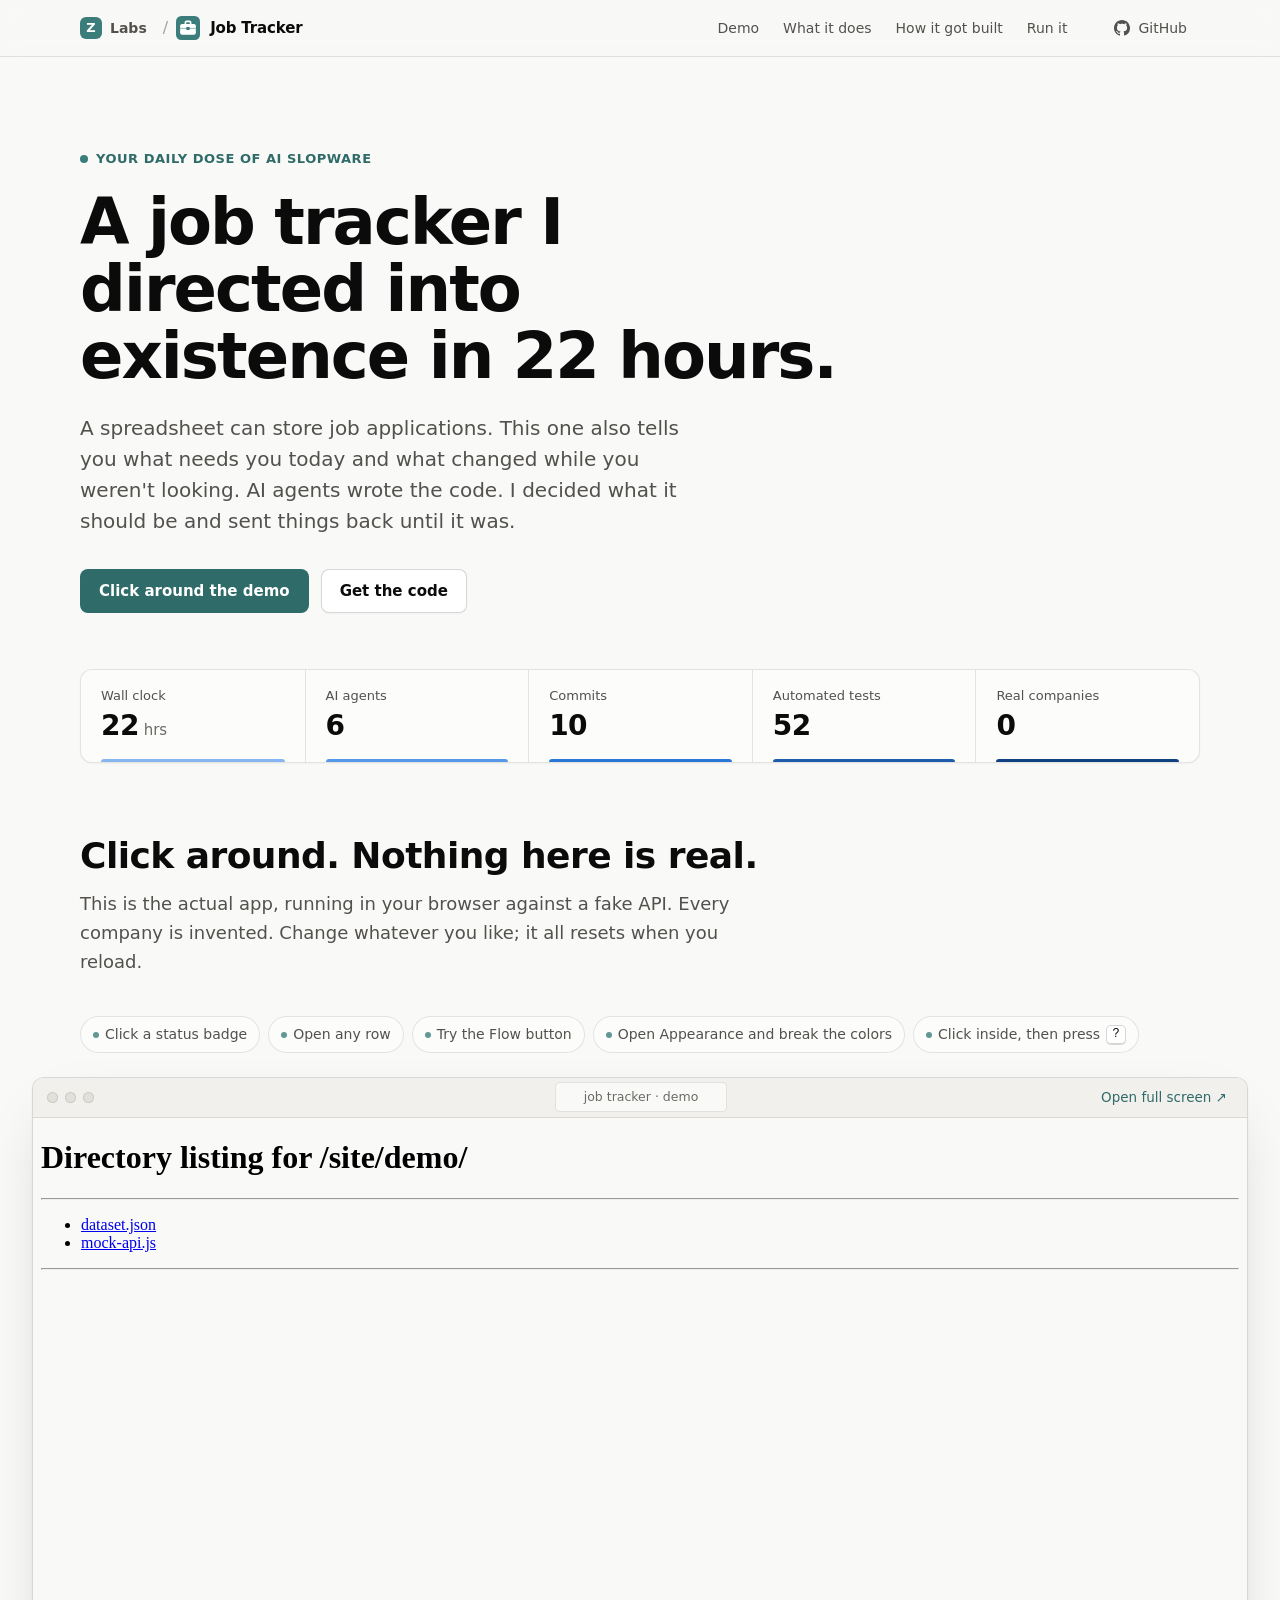
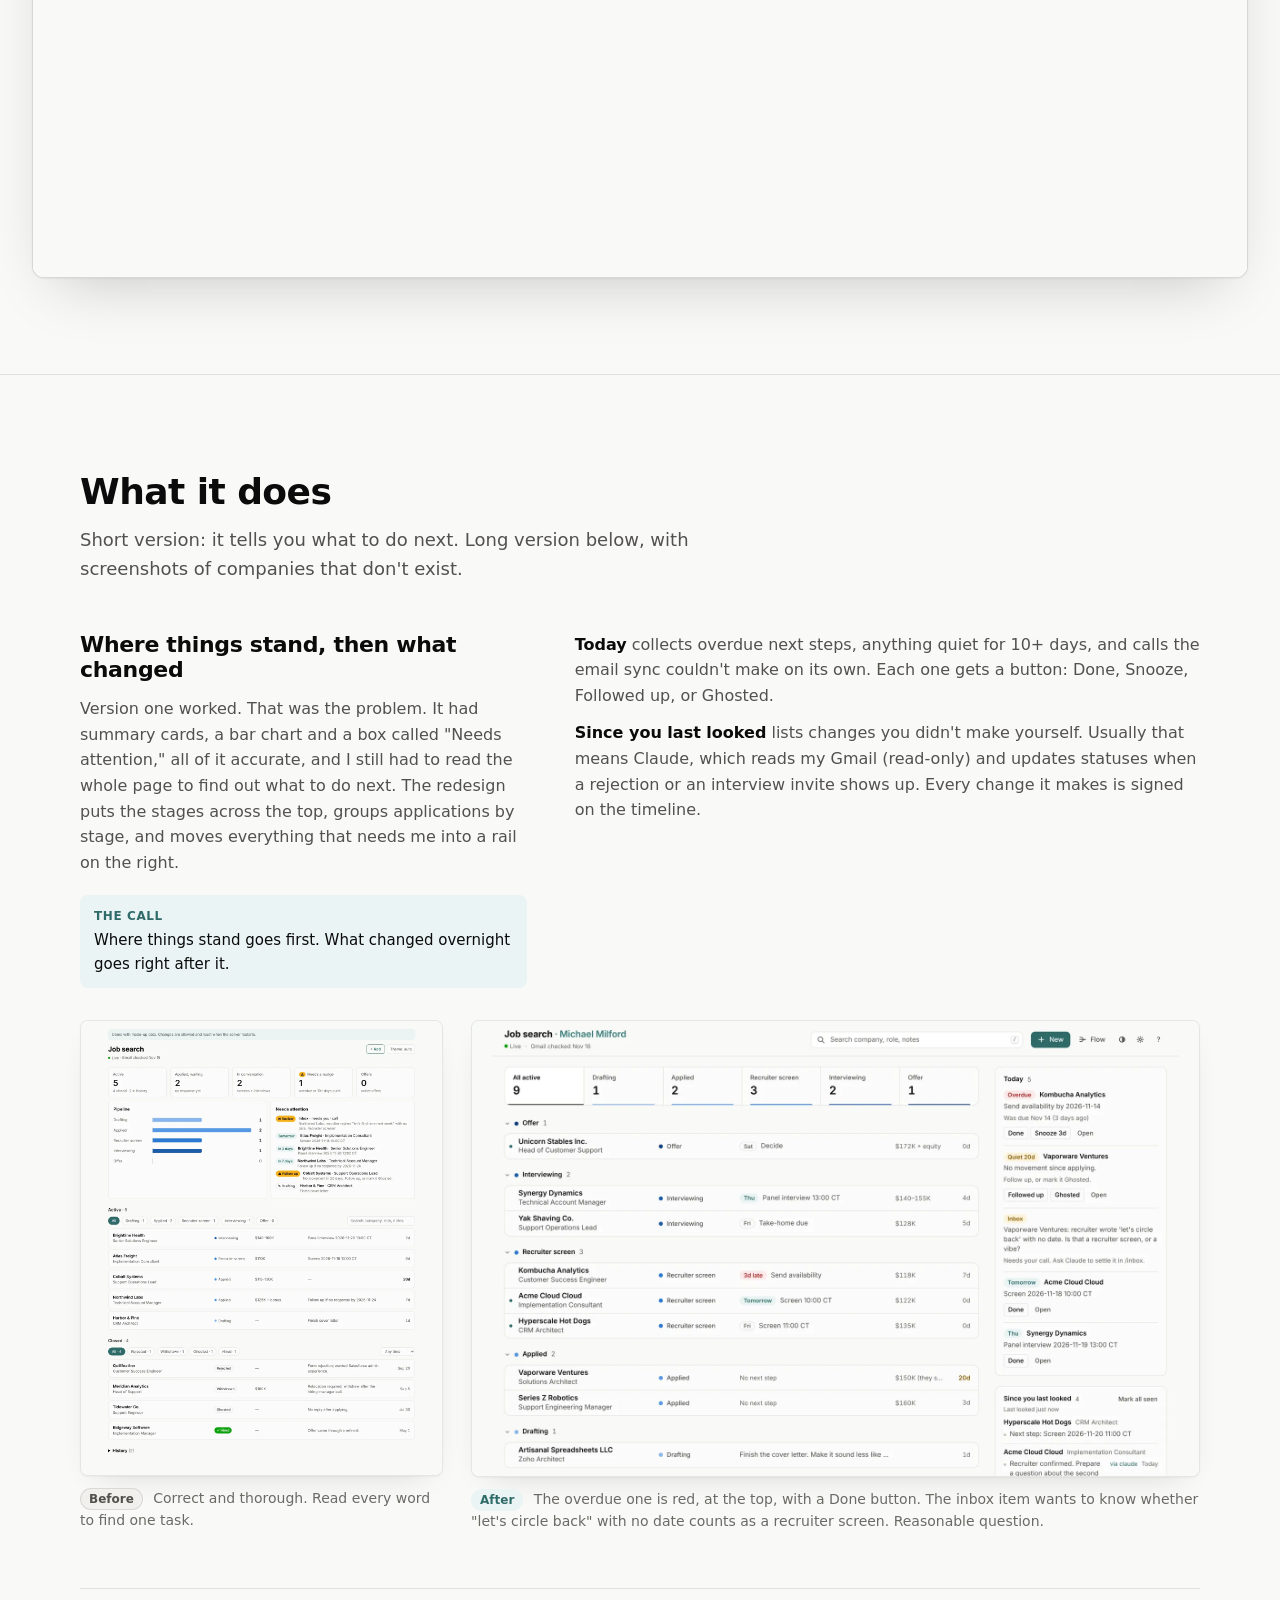
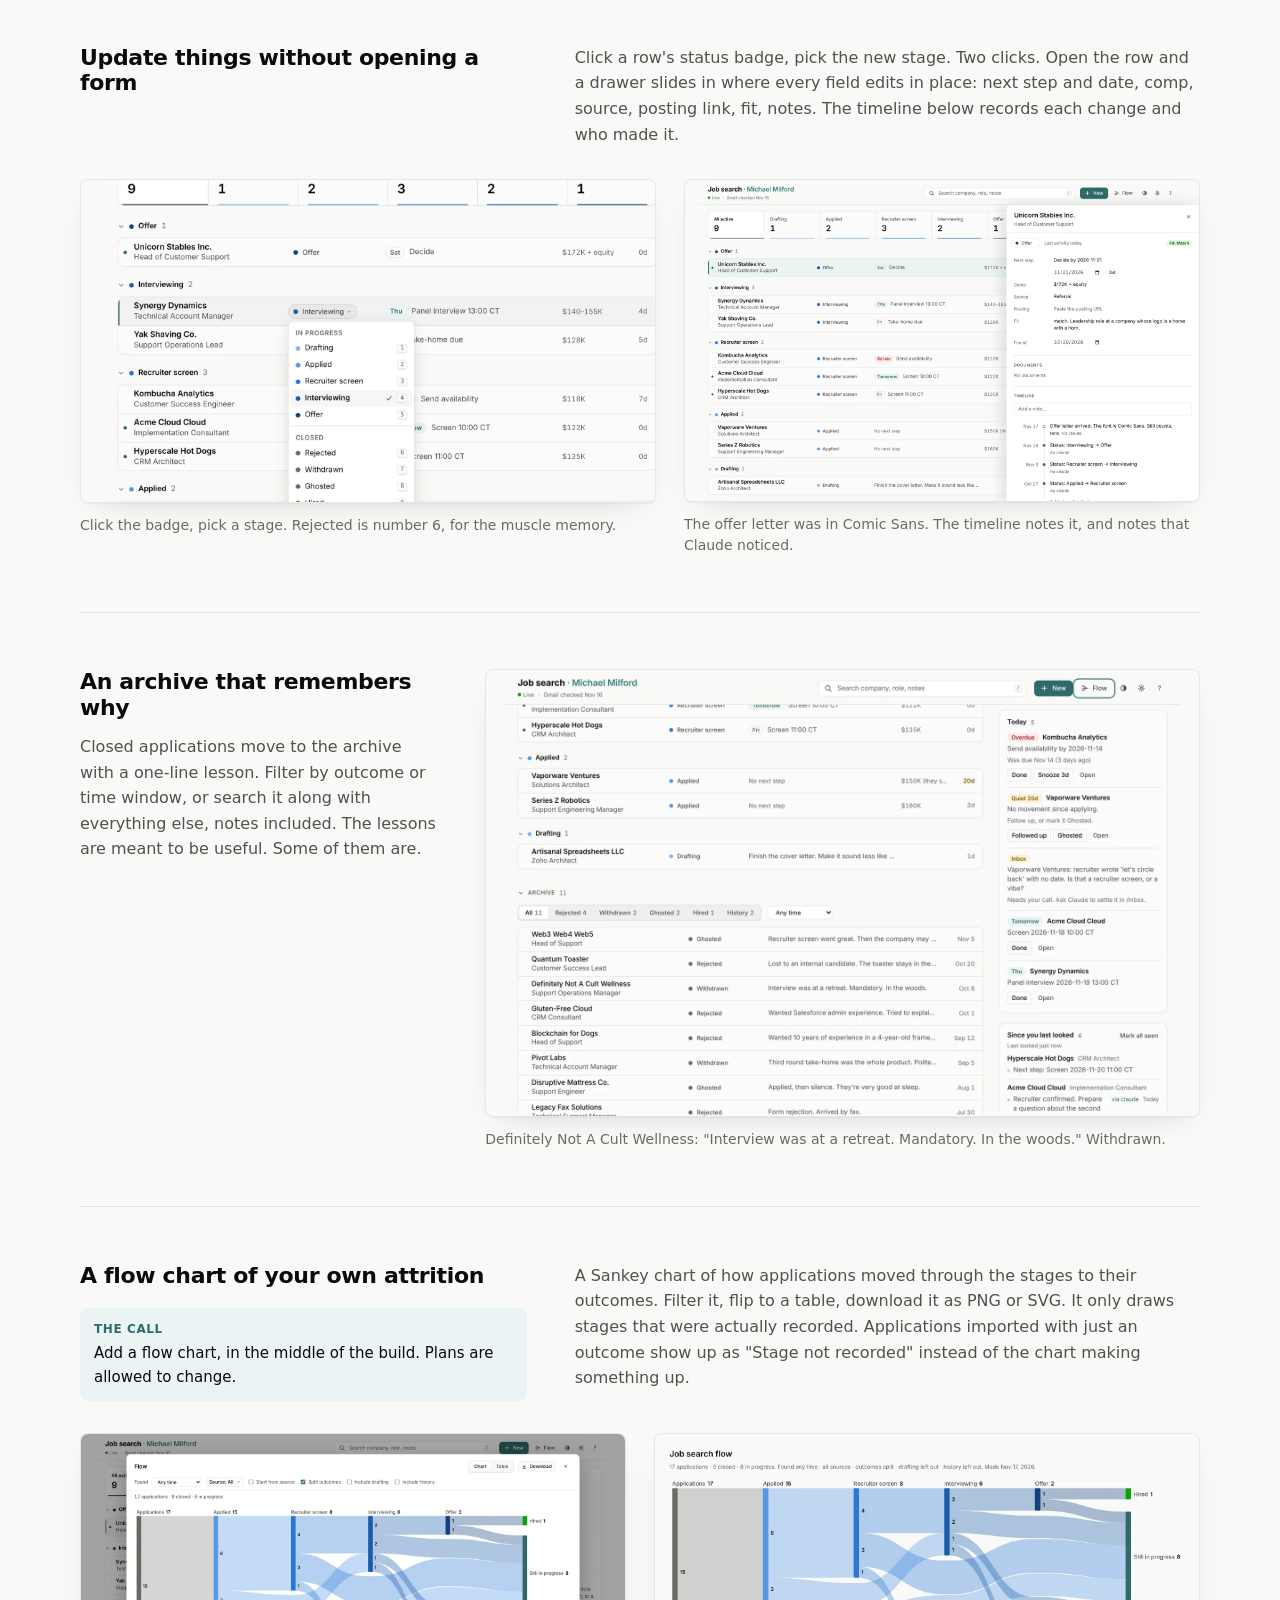
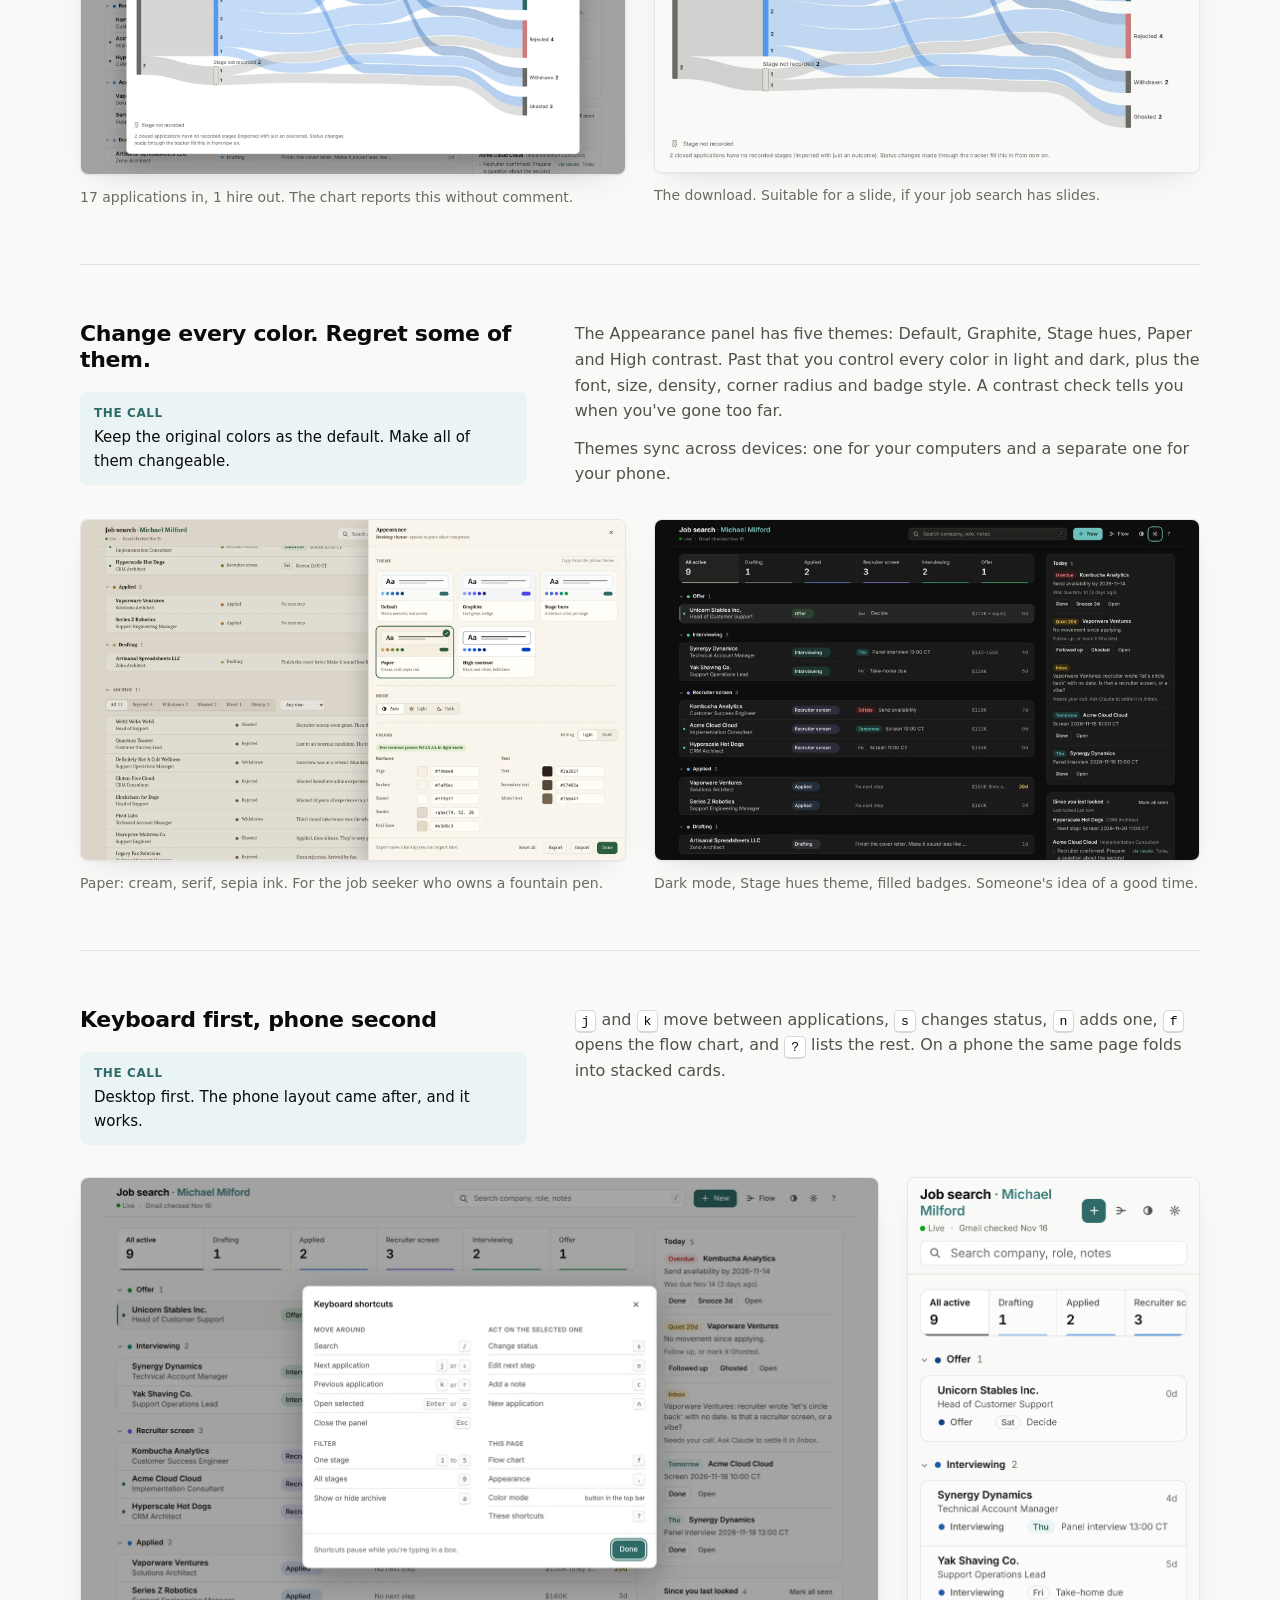
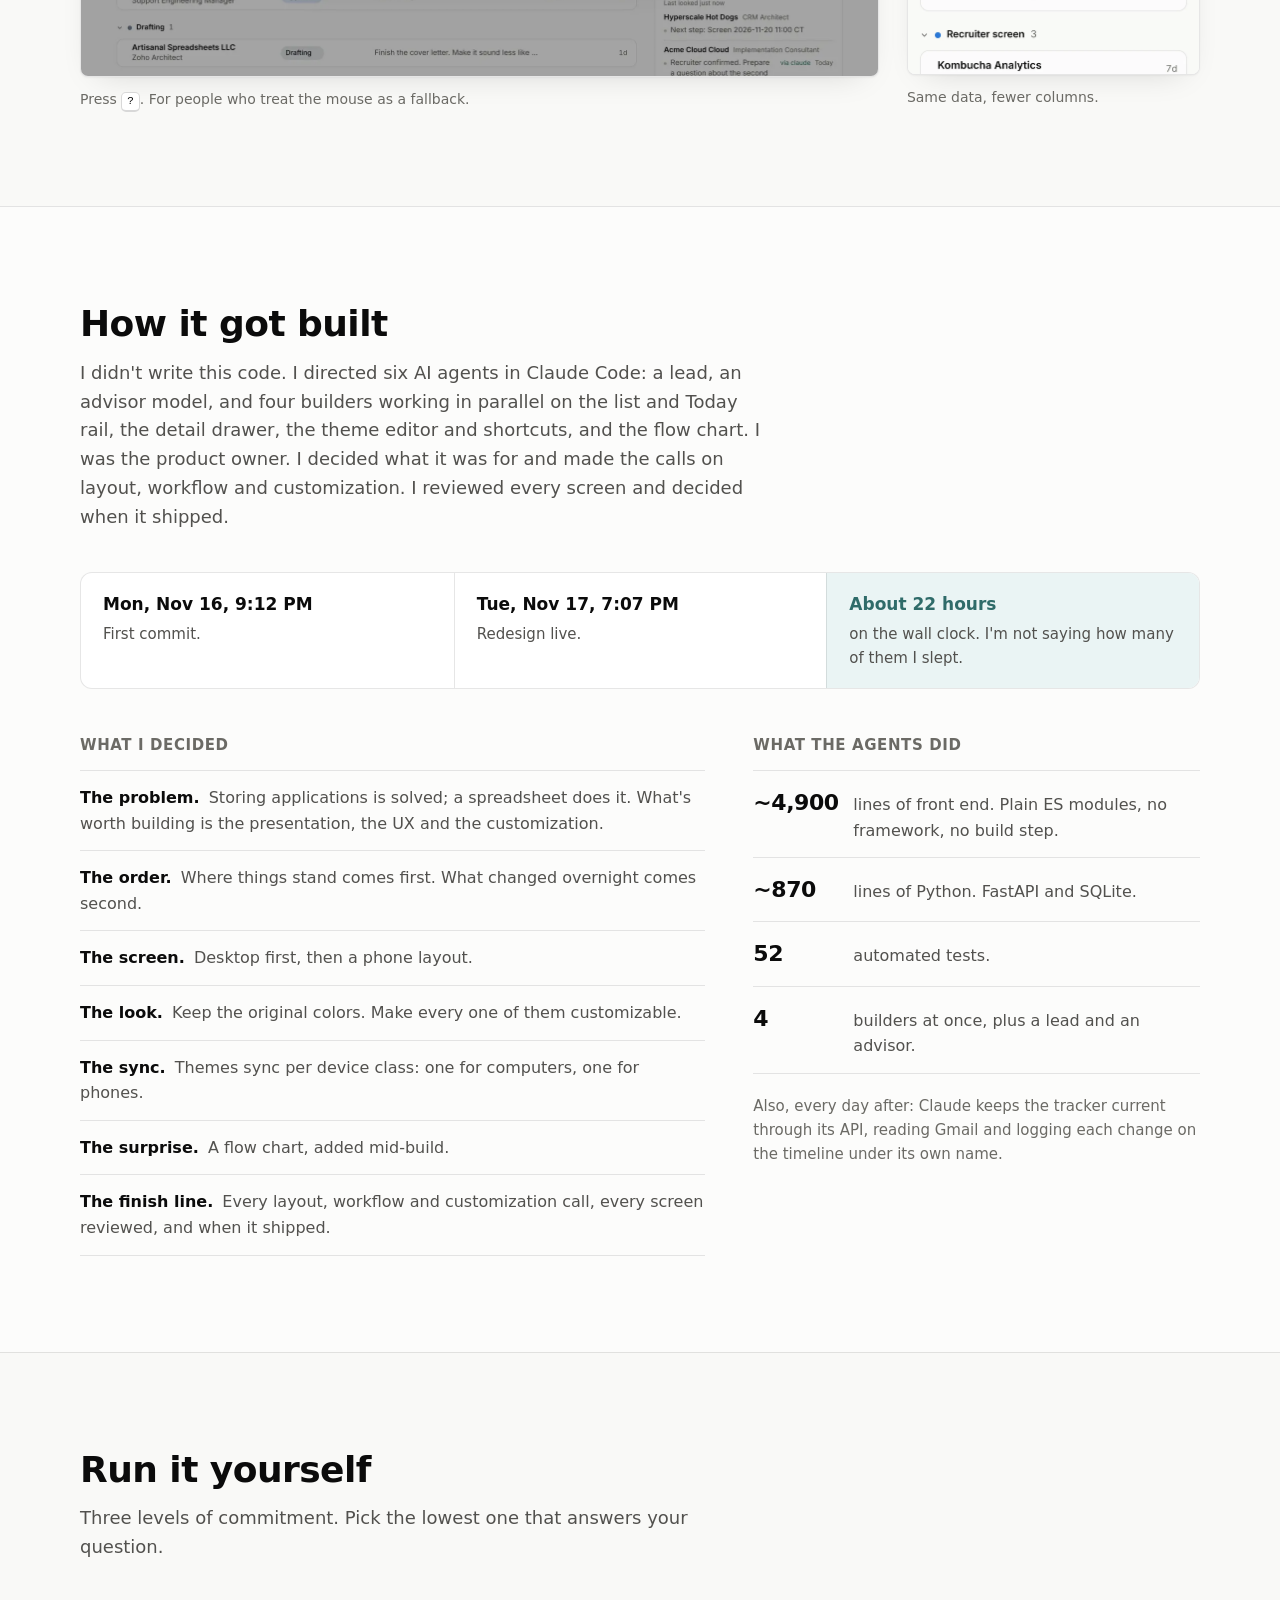
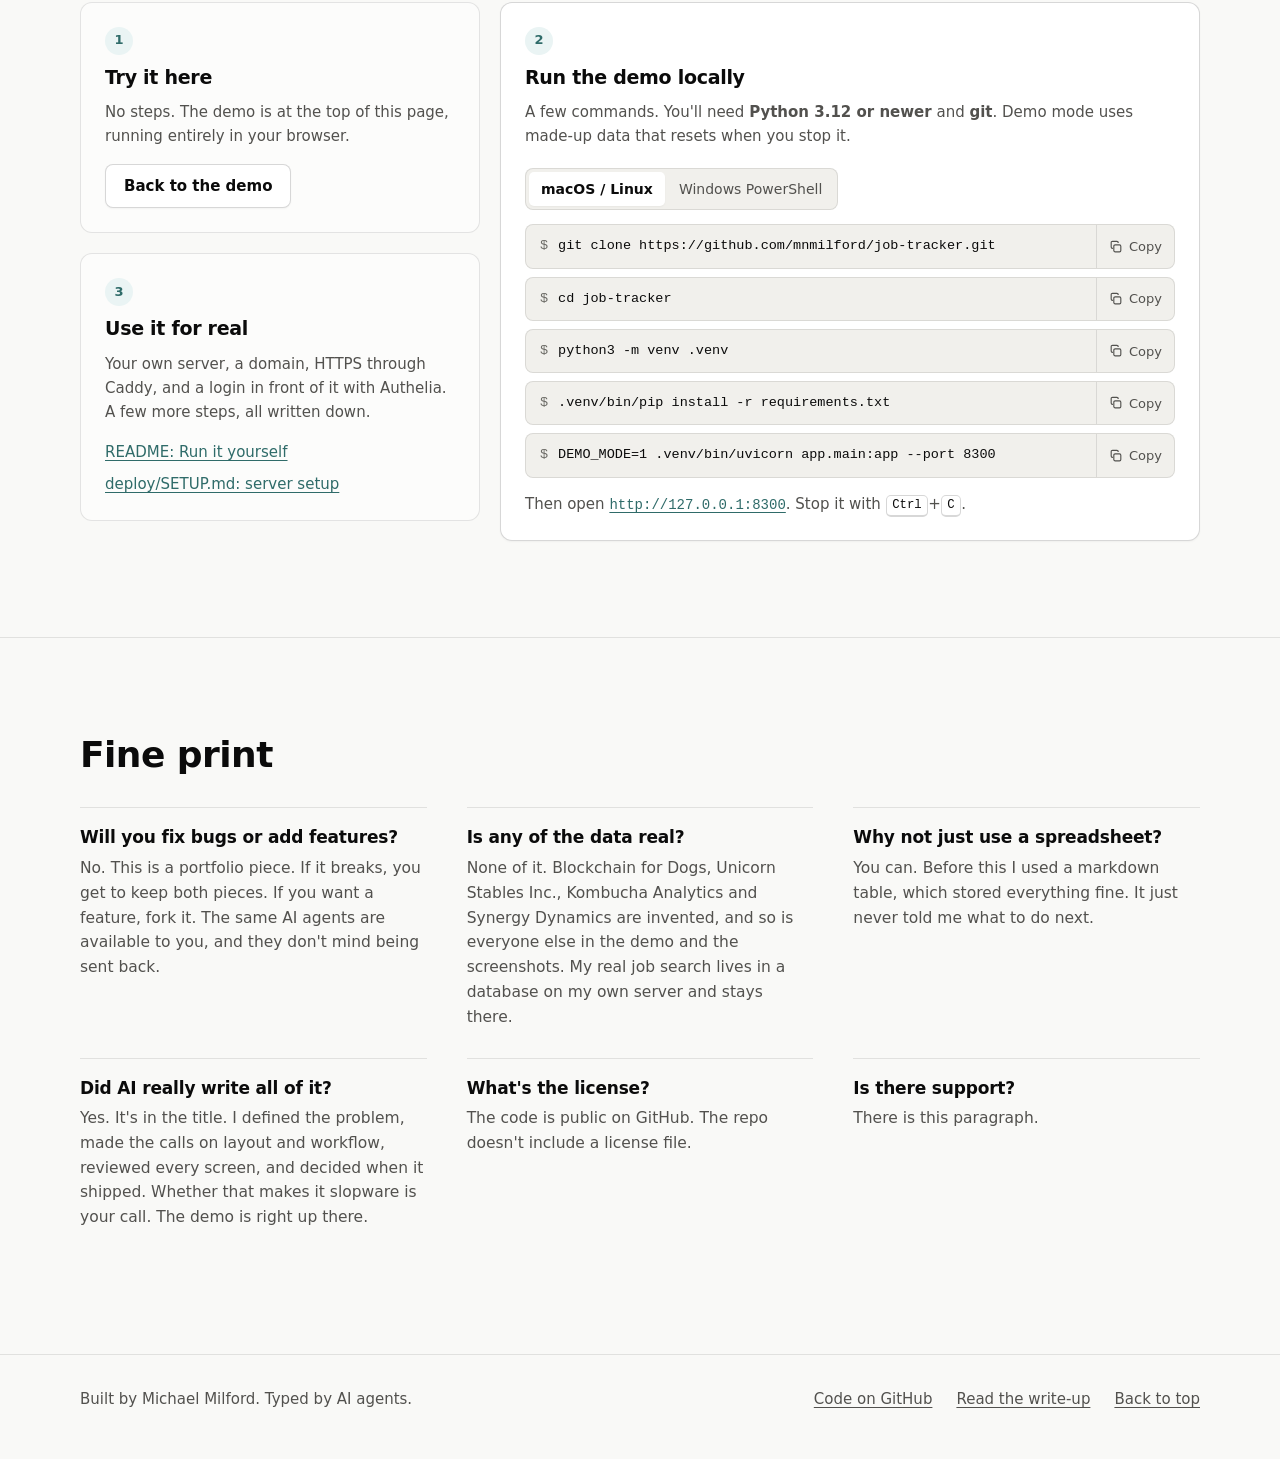
<file: site/index.html>
<!doctype html>
<html lang="en">
<head>
<meta charset="utf-8">
<meta name="viewport" content="width=device-width, initial-scale=1">
<title>Job Tracker: your daily dose of AI slopware</title>
<meta name="description" content="A self-hosted job-application tracker built in about 22 hours by directing AI agents. Try the live demo with made-up companies, then read how it got built.">
<link rel="canonical" href="https://labs.thezdev.com/job-tracker/">
<meta name="theme-color" content="#f9f9f7" media="(prefers-color-scheme: light)">
<meta name="theme-color" content="#0d0d0d" media="(prefers-color-scheme: dark)">

<meta property="og:type" content="website">
<meta property="og:site_name" content="Job Tracker">
<meta property="og:title" content="Job Tracker: your daily dose of AI slopware">
<meta property="og:description" content="A self-hosted job-application tracker built in about 22 hours by directing AI agents. Click around the live demo. Every company in it is invented.">
<meta property="og:url" content="https://labs.thezdev.com/job-tracker/">
<meta property="og:image" content="https://labs.thezdev.com/job-tracker/img/og.png">
<meta property="og:image:width" content="1200">
<meta property="og:image:height" content="630">
<meta property="og:image:alt" content="The Job Tracker main view: a stage strip across the top, applications grouped by stage, and a Today rail on the right.">
<meta name="twitter:card" content="summary_large_image">
<meta name="twitter:title" content="Job Tracker: your daily dose of AI slopware">
<meta name="twitter:description" content="A self-hosted job-application tracker built in about 22 hours by directing AI agents. Click around the live demo.">
<meta name="twitter:image" content="https://labs.thezdev.com/job-tracker/img/og.png">
<meta name="twitter:image:alt" content="The Job Tracker main view: a stage strip across the top, applications grouped by stage, and a Today rail on the right.">

<link rel="icon" type="image/svg+xml" href='data:image/svg+xml,%3Csvg xmlns="http://www.w3.org/2000/svg" viewBox="0 0 32 32"%3E%3Crect width="32" height="32" rx="7" fill="%233A7D7B"/%3E%3Cpath d="M12.5 10.5V8.8c0-.9.7-1.6 1.6-1.6h3.8c.9 0 1.6.7 1.6 1.6v1.7" fill="none" stroke="%23fff" stroke-width="2.2"/%3E%3Crect x="5.5" y="10.5" width="21" height="14.5" rx="2.6" fill="%23fff"/%3E%3Cpath d="M5.5 16.6h21" stroke="%233A7D7B" stroke-width="1.6" opacity=".45"/%3E%3Crect x="13.6" y="14.6" width="4.8" height="4" rx="1.1" fill="%233A7D7B"/%3E%3C/svg%3E'>
<link rel="stylesheet" href="landing.css">
<script src="landing.js" defer></script>
</head>
<body>
<a class="skip" href="#main">Skip to content</a>

<header class="site-head">
  <div class="wrap head-row">
    <nav class="crumbs" aria-label="Breadcrumb">
      <a class="crumb-labs" href="../" title="All builds at labs.thezdev.com"><span class="labs-mark" aria-hidden="true">Z</span><span>Labs</span></a>
      <span class="crumb-sep" aria-hidden="true">/</span>
      <a class="brand" href="./" aria-label="Job Tracker, top of page">
        <svg class="brand-mark" viewBox="0 0 32 32" aria-hidden="true" focusable="false"><rect width="32" height="32" rx="7" fill="#3A7D7B"/><path d="M12.5 10.5V8.8c0-.9.7-1.6 1.6-1.6h3.8c.9 0 1.6.7 1.6 1.6v1.7" fill="none" stroke="#fff" stroke-width="2.2"/><rect x="5.5" y="10.5" width="21" height="14.5" rx="2.6" fill="#fff"/><path d="M5.5 16.6h21" stroke="#3A7D7B" stroke-width="1.6" opacity=".45"/><rect x="13.6" y="14.6" width="4.8" height="4" rx="1.1" fill="#3A7D7B"/></svg>
        <span>Job Tracker</span>
      </a>
    </nav>
    <nav class="head-nav" aria-label="Sections">
      <a href="#demo">Demo</a>
      <a href="#features">What it does</a>
      <a href="#built">How it got built</a>
      <a href="#run">Run it</a>
    </nav>
    <a class="btn btn-quiet head-gh" href="https://github.com/mnmilford/job-tracker">
      <svg viewBox="0 0 16 16" aria-hidden="true" focusable="false"><path fill="currentColor" d="M8 0C3.58 0 0 3.58 0 8c0 3.54 2.29 6.53 5.47 7.59.4.07.55-.17.55-.38 0-.19-.01-.82-.01-1.49-2.01.37-2.53-.49-2.69-.94-.09-.23-.48-.94-.82-1.13-.28-.15-.68-.52-.01-.53.63-.01 1.08.58 1.23.82.72 1.21 1.87.87 2.33.66.07-.52.28-.87.51-1.07-1.78-.2-3.64-.89-3.64-3.95 0-.87.31-1.59.82-2.15-.08-.2-.36-1.02.08-2.12 0 0 .67-.21 2.2.82.64-.18 1.32-.27 2-.27.68 0 1.36.09 2 .27 1.53-1.04 2.2-.82 2.2-.82.44 1.1.16 1.92.08 2.12.51.56.82 1.27.82 2.15 0 3.07-1.87 3.75-3.65 3.95.29.25.54.73.54 1.48 0 1.07-.01 1.93-.01 2.2 0 .21.15.46.55.38A8.01 8.01 0 0 0 16 8c0-4.42-3.58-8-8-8Z"/></svg>
      <span>GitHub</span>
    </a>
  </div>
</header>

<main id="main">

  <!-- ============ Hero ============ -->
  <section class="hero" aria-labelledby="hero-title">
    <div class="wrap">
      <p class="eyebrow">Your daily dose of AI slopware</p>
      <h1 id="hero-title">A job tracker I directed into existence in 22&nbsp;hours.</h1>
      <p class="lead">A spreadsheet can store job applications. This one also tells you what needs you today and what changed while you weren't looking. AI agents wrote the code. I decided what it should be and sent things back until it was.</p>
      <div class="hero-actions">
        <a class="btn btn-primary" href="#demo">Click around the demo</a>
        <a class="btn btn-secondary" href="https://github.com/mnmilford/job-tracker">Get the code</a>
      </div>

      <ol class="stagestrip" aria-label="The project in numbers">
        <li><span class="ss-label">Wall clock</span><span class="ss-num">22<small> hrs</small></span></li>
        <li><span class="ss-label">AI agents</span><span class="ss-num">6</span></li>
        <li><span class="ss-label">Commits</span><span class="ss-num">10</span></li>
        <li><span class="ss-label">Automated tests</span><span class="ss-num">52</span></li>
        <li><span class="ss-label">Real companies</span><span class="ss-num">0</span></li>
      </ol>
    </div>
  </section>

  <!-- ============ Live demo ============ -->
  <section class="demo" id="demo" aria-labelledby="demo-title">
    <div class="wrap">
      <div class="section-head">
        <h2 id="demo-title">Click around. Nothing here is real.</h2>
        <p>This is the actual app, running in your browser against a fake API. Every company is invented. Change whatever you like; it all resets when you reload.</p>
      </div>
      <ul class="chips" aria-label="Things to try">
        <li>Click a status badge</li>
        <li>Open any row</li>
        <li>Try the Flow button</li>
        <li>Open Appearance and break the colors</li>
        <li>Click inside, then press <kbd>?</kbd></li>
      </ul>
    </div>

    <div class="wrap wrap-wide">
      <figure class="browser" id="demo-frame">
        <div class="browser-bar">
          <span class="dots" aria-hidden="true"><i></i><i></i><i></i></span>
          <span class="url" aria-hidden="true">job tracker &middot; demo</span>
          <a class="browser-open" href="demo/" target="_blank" rel="noopener">Open full screen <span aria-hidden="true">&#8599;</span></a>
        </div>
        <div class="browser-view">
          <iframe id="demo-iframe" data-src="demo/" title="Job Tracker live demo with made-up data" loading="lazy"></iframe>
          <noscript><p class="noscript">The embedded demo needs JavaScript. <a href="demo/">Open the demo</a> instead.</p></noscript>
        </div>
      </figure>

      <div class="demo-phone">
        <img src="img/phone.webp" width="1170" height="1992" loading="lazy" decoding="async"
             alt="The tracker on a phone: the title and buttons on top, a search box, a scrolling stage strip, and applications as stacked cards grouped under Offer and Interviewing.">
        <div class="demo-phone-text">
          <p>The demo works on phones. It just wants the whole screen to itself.</p>
          <a class="btn btn-primary" href="demo/">Open the demo</a>
        </div>
      </div>
    </div>
  </section>

  <!-- ============ What it does ============ -->
  <section class="features" id="features" aria-labelledby="features-title">
    <div class="wrap">
      <div class="section-head">
        <h2 id="features-title">What it does</h2>
        <p>Short version: it tells you what to do next. Long version below, with screenshots of companies that don't exist.</p>
      </div>

      <!-- Where things stand: before / after -->
      <article class="feature feature-stack" aria-labelledby="f-today">
        <div class="feature-text cols">
          <div>
            <h3 id="f-today">Where things stand, then what changed</h3>
            <p>Version one worked. That was the problem. It had summary cards, a bar chart and a box called "Needs attention," all of it accurate, and I still had to read the whole page to find out what to do next. The redesign puts the stages across the top, groups applications by stage, and moves everything that needs me into a rail on the right.</p>
            <p class="call"><span>The call</span> Where things stand goes first. What changed overnight goes right after it.</p>
          </div>
          <div>
            <p><strong>Today</strong> collects overdue next steps, anything quiet for 10+ days, and calls the email sync couldn't make on its own. Each one gets a button: Done, Snooze, Followed up, or Ghosted.</p>
            <p><strong>Since you last looked</strong> lists changes you didn't make yourself. Usually that means Claude, which reads my Gmail (read-only) and updates statuses when a rejection or an interview invite shows up. Every change it makes is signed on the timeline.</p>
          </div>
        </div>
        <div class="ba">
          <figure class="shot">
            <a class="zoom" href="img/before.webp"><img src="img/before.webp" width="1280" height="1606" loading="lazy" decoding="async"
                 alt="Before: the first version, with five summary cards, a pipeline bar chart, a Needs attention list, and plain tables of active and closed applications."></a>
            <figcaption><span class="tag">Before</span> Correct and thorough. Read every word to find one task.</figcaption>
          </figure>
          <figure class="shot">
            <a class="zoom" href="img/main-view.webp"><img src="img/main-view.webp" width="1600" height="1000" loading="lazy" decoding="async"
                 alt="After: a stage strip with counts, applications grouped under Offer, Interviewing, Recruiter screen, Applied and Drafting, and a Today rail showing Kombucha Analytics overdue by three days, Vaporware Ventures quiet for 20 days, and an inbox question about whether 'let's circle back' counts as a recruiter screen."></a>
            <figcaption><span class="tag tag-accent">After</span> The overdue one is red, at the top, with a Done button. The inbox item wants to know whether "let's circle back" with no date counts as a recruiter screen. Reasonable question.</figcaption>
          </figure>
        </div>
      </article>

      <!-- Status + drawer -->
      <article class="feature feature-stack" aria-labelledby="f-edit">
        <div class="feature-text cols">
          <div>
            <h3 id="f-edit">Update things without opening a form</h3>
          </div>
          <div>
            <p>Click a row's status badge, pick the new stage. Two clicks. Open the row and a drawer slides in where every field edits in place: next step and date, comp, source, posting link, fit, notes. The timeline below records each change and who made it.</p>
          </div>
        </div>
        <div class="pair pair-status">
          <figure class="shot">
            <a class="zoom" href="img/status-menu.webp"><img src="img/status-menu.webp" width="1600" height="896" loading="lazy" decoding="async"
                 alt="The status menu open on a row's badge, listing in-progress stages Drafting through Offer and closed outcomes Rejected, Withdrawn and Ghosted, each with a number key."></a>
            <figcaption>Click the badge, pick a stage. Rejected is number 6, for the muscle memory.</figcaption>
          </figure>
          <figure class="shot">
            <a class="zoom" href="img/drawer.webp"><img src="img/drawer.webp" width="1600" height="1000" loading="lazy" decoding="async"
                 alt="The detail drawer for Unicorn Stables Inc., Head of Customer Support, with editable fields and a timeline whose latest note, added via claude, reads: Offer letter arrived. The font is Comic Sans. Still counts."></a>
            <figcaption>The offer letter was in Comic Sans. The timeline notes it, and notes that Claude noticed.</figcaption>
          </figure>
        </div>
      </article>

      <!-- Archive -->
      <article class="feature" aria-labelledby="f-archive">
        <div class="feature-text">
          <h3 id="f-archive">An archive that remembers why</h3>
          <p>Closed applications move to the archive with a one-line lesson. Filter by outcome or time window, or search it along with everything else, notes included. The lessons are meant to be useful. Some of them are.</p>
        </div>
        <figure class="shot shot-lg">
          <a class="zoom" href="img/archive.webp"><img src="img/archive.webp" width="1600" height="1000" loading="lazy" decoding="async"
               alt="The archive with filters for Rejected, Withdrawn, Ghosted, Hired and History. Lessons include: Interview was at a retreat. Mandatory. In the woods. And: Applied, then silence. They're very good at sleep."></a>
          <figcaption>Definitely Not A Cult Wellness: "Interview was at a retreat. Mandatory. In the woods." Withdrawn.</figcaption>
        </figure>
      </article>

      <!-- Flow chart -->
      <article class="feature feature-stack" aria-labelledby="f-flow">
        <div class="feature-text cols">
          <div>
            <h3 id="f-flow">A flow chart of your own attrition</h3>
            <p class="call"><span>The call</span> Add a flow chart, in the middle of the build. Plans are allowed to change.</p>
          </div>
          <div>
            <p>A Sankey chart of how applications moved through the stages to their outcomes. Filter it, flip to a table, download it as PNG or SVG. It only draws stages that were actually recorded. Applications imported with just an outcome show up as "Stage not recorded" instead of the chart making something up.</p>
          </div>
        </div>
        <div class="pair">
          <figure class="shot">
            <a class="zoom" href="img/flow-chart.webp"><img src="img/flow-chart.webp" width="1600" height="1000" loading="lazy" decoding="async"
                 alt="The Flow dialog: a Sankey chart from 17 applications through Applied, Recruiter screen, Interviewing and Offer to Hired, Still in progress, Rejected, Withdrawn and Ghosted, with filters and Chart, Table and Download buttons."></a>
            <figcaption>17 applications in, 1 hire out. The chart reports this without comment.</figcaption>
          </figure>
          <figure class="shot">
            <a class="zoom" href="img/flow-export.webp"><img src="img/flow-export.webp" width="1600" height="993" loading="lazy" decoding="async"
                 alt="The downloaded chart image titled Job search flow, with a one-line summary of the filters used and a legend for Stage not recorded."></a>
            <figcaption>The download. Suitable for a slide, if your job search has slides.</figcaption>
          </figure>
        </div>
      </article>

      <!-- Appearance -->
      <article class="feature feature-stack" aria-labelledby="f-theme">
        <div class="feature-text cols">
          <div>
            <h3 id="f-theme">Change every color. Regret some of them.</h3>
            <p class="call"><span>The call</span> Keep the original colors as the default. Make all of them changeable.</p>
          </div>
          <div>
            <p>The Appearance panel has five themes: Default, Graphite, Stage hues, Paper and High contrast. Past that you control every color in light and dark, plus the font, size, density, corner radius and badge style. A contrast check tells you when you've gone too far.</p>
            <p>Themes sync across devices: one for your computers and a separate one for your phone.</p>
          </div>
        </div>
        <div class="pair">
          <figure class="shot">
            <a class="zoom" href="img/theme-paper.webp"><img src="img/theme-paper.webp" width="1600" height="1000" loading="lazy" decoding="async"
                 alt="The Appearance panel with the Paper theme selected: cream background, serif type, theme cards for all five themes, and color fields with a note that text contrast passes WCAG AA in light mode."></a>
            <figcaption>Paper: cream, serif, sepia ink. For the job seeker who owns a fountain pen.</figcaption>
          </figure>
          <figure class="shot">
            <a class="zoom" href="img/theme-dark.webp"><img src="img/theme-dark.webp" width="1600" height="1000" loading="lazy" decoding="async"
                 alt="The main view in dark mode with the Stage hues theme, giving each stage its own color, and filled pill badges for each status."></a>
            <figcaption>Dark mode, Stage hues theme, filled badges. Someone's idea of a good time.</figcaption>
          </figure>
        </div>
      </article>

      <!-- Shortcuts + phone -->
      <article class="feature feature-stack" aria-labelledby="f-keys">
        <div class="feature-text cols">
          <div>
            <h3 id="f-keys">Keyboard first, phone second</h3>
            <p class="call"><span>The call</span> Desktop first. The phone layout came after, and it works.</p>
          </div>
          <div>
            <p><kbd>j</kbd> and <kbd>k</kbd> move between applications, <kbd>s</kbd> changes status, <kbd>n</kbd> adds one, <kbd>f</kbd> opens the flow chart, and <kbd>?</kbd> lists the rest. On a phone the same page folds into stacked cards.</p>
          </div>
        </div>
        <div class="pair pair-phone">
          <figure class="shot">
            <a class="zoom" href="img/shortcuts.webp"><img src="img/shortcuts.webp" width="1600" height="1000" loading="lazy" decoding="async"
                 alt="The keyboard shortcuts dialog, grouped into Move around, Act on the selected one, Filter, and This page."></a>
            <figcaption>Press <kbd>?</kbd>. For people who treat the mouse as a fallback.</figcaption>
          </figure>
          <figure class="shot shot-phone">
            <a class="zoom" href="img/phone.webp"><img src="img/phone.webp" width="1170" height="1992" loading="lazy" decoding="async"
                 alt="The phone layout: stacked application cards under Offer and Interviewing, with a horizontally scrolling stage strip."></a>
            <figcaption>Same data, fewer columns.</figcaption>
          </figure>
        </div>
      </article>
    </div>
  </section>

  <!-- ============ How it got built ============ -->
  <section class="built" id="built" aria-labelledby="built-title">
    <div class="wrap">
      <div class="section-head">
        <h2 id="built-title">How it got built</h2>
        <p>I didn't write this code. I directed six AI agents in Claude Code: a lead, an advisor model, and four builders working in parallel on the list and Today rail, the detail drawer, the theme editor and shortcuts, and the flow chart. I was the product owner. I decided what it was for and made the calls on layout, workflow and customization. I reviewed every screen and decided when it shipped.</p>
      </div>

      <ol class="timeline" aria-label="Timeline">
        <li><time datetime="2026-11-16T21:12">Mon, Nov 16, 9:12 PM</time><span>First commit.</span></li>
        <li><time datetime="2026-11-17T19:07">Tue, Nov 17, 7:07 PM</time><span>Redesign live.</span></li>
        <li class="tl-total"><span class="tl-num">About 22 hours</span><span>on the wall clock. I'm not saying how many of them I slept.</span></li>
      </ol>

      <div class="split">
        <div class="col col-me">
          <h3>What I decided</h3>
          <ul class="decisions">
            <li><strong>The problem.</strong> Storing applications is solved; a spreadsheet does it. What's worth building is the presentation, the UX and the customization.</li>
            <li><strong>The order.</strong> Where things stand comes first. What changed overnight comes second.</li>
            <li><strong>The screen.</strong> Desktop first, then a phone layout.</li>
            <li><strong>The look.</strong> Keep the original colors. Make every one of them customizable.</li>
            <li><strong>The sync.</strong> Themes sync per device class: one for computers, one for phones.</li>
            <li><strong>The surprise.</strong> A flow chart, added mid-build.</li>
            <li><strong>The finish line.</strong> Every layout, workflow and customization call, every screen reviewed, and when it shipped.</li>
          </ul>
        </div>
        <div class="col col-them">
          <h3>What the agents did</h3>
          <ul class="facts">
            <li><span class="fact-num">~4,900</span><span>lines of front end. Plain ES modules, no framework, no build step.</span></li>
            <li><span class="fact-num">~870</span><span>lines of Python. FastAPI and SQLite.</span></li>
            <li><span class="fact-num">52</span><span>automated tests.</span></li>
            <li><span class="fact-num">4</span><span>builders at once, plus a lead and an advisor.</span></li>
          </ul>
          <p class="aside">Also, every day after: Claude keeps the tracker current through its API, reading Gmail and logging each change on the timeline under its own name.</p>
        </div>
      </div>
    </div>
  </section>

  <!-- ============ Run it yourself ============ -->
  <section class="run" id="run" aria-labelledby="run-title">
    <div class="wrap">
      <div class="section-head">
        <h2 id="run-title">Run it yourself</h2>
        <p>Three levels of commitment. Pick the lowest one that answers your question.</p>
      </div>

      <div class="tiers">
        <article class="tier" aria-labelledby="t1">
          <p class="tier-step">1</p>
          <h3 id="t1">Try it here</h3>
          <p>No steps. The demo is at the top of this page, running entirely in your browser.</p>
          <a class="btn btn-secondary" href="#demo">Back to the demo</a>
        </article>

        <article class="tier tier-main" aria-labelledby="t2">
          <p class="tier-step">2</p>
          <h3 id="t2">Run the demo locally</h3>
          <p>A few commands. You'll need <strong>Python 3.12 or newer</strong> and <strong>git</strong>. Demo mode uses made-up data that resets when you stop it.</p>

          <!-- ===== LOCAL DEMO COMMANDS: single source of truth. Edit only here. ===== -->
          <div class="os-tabs" data-tabs>
            <div class="tablist" role="tablist" aria-label="Operating system">
              <button type="button" role="tab" id="tab-unix" aria-controls="panel-unix" aria-selected="true">macOS / Linux</button>
              <button type="button" role="tab" id="tab-win" aria-controls="panel-win" aria-selected="false" tabindex="-1">Windows PowerShell</button>
            </div>

            <div class="tabpanel" role="tabpanel" id="panel-unix" aria-labelledby="tab-unix" tabindex="0">
              <ol class="cmds" data-prompt="$">
                <li><pre><code>git clone https://github.com/mnmilford/job-tracker.git</code></pre></li>
                <li><pre><code>cd job-tracker</code></pre></li>
                <li><pre><code>python3 -m venv .venv</code></pre></li>
                <li><pre><code>.venv/bin/pip install -r requirements.txt</code></pre></li>
                <li><pre><code>DEMO_MODE=1 .venv/bin/uvicorn app.main:app --port 8300</code></pre></li>
              </ol>
            </div>

            <div class="tabpanel" role="tabpanel" id="panel-win" aria-labelledby="tab-win" tabindex="0" hidden>
              <ol class="cmds" data-prompt="PS&gt;">
                <li><pre><code>git clone https://github.com/mnmilford/job-tracker.git</code></pre></li>
                <li><pre><code>cd job-tracker</code></pre></li>
                <li><pre><code>py -m venv .venv</code></pre></li>
                <li><pre><code>.venv\Scripts\pip install -r requirements.txt</code></pre></li>
                <li><pre><code>$env:DEMO_MODE="1"; .venv\Scripts\uvicorn app.main:app --port 8300</code></pre></li>
              </ol>
            </div>
            <p class="then">Then open <a href="http://127.0.0.1:8300">http://127.0.0.1:8300</a>. Stop it with <kbd>Ctrl</kbd>+<kbd>C</kbd>.</p>
          </div>
          <!-- ===== END LOCAL DEMO COMMANDS ===== -->
        </article>

        <article class="tier" aria-labelledby="t3">
          <p class="tier-step">3</p>
          <h3 id="t3">Use it for real</h3>
          <p>Your own server, a domain, HTTPS through Caddy, and a login in front of it with Authelia. A few more steps, all written down.</p>
          <ul class="links">
            <li><a href="https://github.com/mnmilford/job-tracker#run-it-yourself">README: Run it yourself</a></li>
            <li><a href="https://github.com/mnmilford/job-tracker/blob/main/deploy/SETUP.md">deploy/SETUP.md: server setup</a></li>
          </ul>
        </article>
      </div>
    </div>
  </section>

  <!-- ============ Fine print ============ -->
  <section class="faq" id="faq" aria-labelledby="faq-title">
    <div class="wrap">
      <h2 id="faq-title">Fine print</h2>
      <div class="qa-grid">
        <div class="qa">
          <h3>Will you fix bugs or add features?</h3>
          <p>No. This is a portfolio piece. If it breaks, you get to keep both pieces. If you want a feature, fork it. The same AI agents are available to you, and they don't mind being sent back.</p>
        </div>
        <div class="qa">
          <h3>Is any of the data real?</h3>
          <p>None of it. Blockchain for Dogs, Unicorn Stables Inc., Kombucha Analytics and Synergy Dynamics are invented, and so is everyone else in the demo and the screenshots. My real job search lives in a database on my own server and stays there.</p>
        </div>
        <div class="qa">
          <h3>Why not just use a spreadsheet?</h3>
          <p>You can. Before this I used a markdown table, which stored everything fine. It just never told me what to do next.</p>
        </div>
        <div class="qa">
          <h3>Did AI really write all of it?</h3>
          <p>Yes. It's in the title. I defined the problem, made the calls on layout and workflow, reviewed every screen, and decided when it shipped. Whether that makes it slopware is your call. The demo is right up there.</p>
        </div>
        <div class="qa">
          <h3>What's the license?</h3>
          <p>The code is public on GitHub. The repo doesn't include a license file.</p>
        </div>
        <div class="qa">
          <h3>Is there support?</h3>
          <p>There is this paragraph.</p>
        </div>
      </div>
    </div>
  </section>

</main>

<footer class="site-foot">
  <div class="wrap foot-row">
    <p class="foot-by">Built by Michael Milford. Typed by AI agents.</p>
    <nav aria-label="Footer">
      <a href="https://github.com/mnmilford/job-tracker">Code on GitHub</a>
      <a href="#blog-post-link">Read the write-up</a><!-- TODO: blog post URL -->
      <a href="#main">Back to top</a>
    </nav>
  </div>
</footer>
</body>
</html>
</file>
<file: site/landing.css>
/* Landing page for Job Tracker. Colors mirror app/static/tokens.css. */

:root {
  color-scheme: light;
  --font-ui: system-ui, -apple-system, "Segoe UI", Roboto, sans-serif;
  --font-mono: ui-monospace, SFMono-Regular, Menlo, Consolas, monospace;

  --page: #f9f9f7;
  --surface: #fcfcfb;
  --raised: #ffffff;
  --sunken: #f1f0ec;
  --hover: rgba(11, 11, 11, 0.04);
  --ink: #0b0b0b;
  --ink-2: #52514e;
  --muted: #6b6a65;
  --grid: #e1e0d9;
  --border: rgba(11, 11, 11, 0.10);
  --border-strong: rgba(11, 11, 11, 0.16);
  --accent: #2f6b69;
  --accent-hover: #285b59;
  --accent-bg: #eaf4f4;
  --on-accent: #ffffff;
  --brand: #3a7d7b;
  --focus: #2f6b69;
  --s1: #86b6ef; --s2: #5598e7; --s3: #2a78d6; --s4: #1c5cab; --s5: #104281;
  --shadow-sm: 0 1px 2px rgba(0, 0, 0, 0.04);
  --shadow-frame: 0 1px 2px rgba(0, 0, 0, 0.05), 0 24px 60px -24px rgba(0, 0, 0, 0.22);
  --shadow-shot: 0 1px 2px rgba(0, 0, 0, 0.04), 0 12px 32px -18px rgba(0, 0, 0, 0.18);

  --radius: 8px;
  --radius-sm: 5px;
  --radius-lg: 12px;
  --radius-pill: 999px;

  --gutter: 32px;
  --wrap: 1120px;
  --wrap-wide: 1280px;
  --wrap-narrow: 760px;
  --ease: cubic-bezier(0.2, 0.8, 0.2, 1);
  --dur: 180ms;
}

@media (prefers-color-scheme: dark) {
  :root:not([data-theme="light"]) {
    color-scheme: dark;
    --page: #0d0d0d; --surface: #1a1a19; --raised: #222220; --sunken: #141413;
    --hover: rgba(255, 255, 255, 0.05);
    --ink: #f0efec; --ink-2: #c3c2b7; --muted: #9a988f;
    --grid: #2c2c2a;
    --border: rgba(255, 255, 255, 0.10); --border-strong: rgba(255, 255, 255, 0.18);
    --accent: #6cc0bc; --accent-hover: #86cfcb; --accent-bg: #1d3433; --on-accent: #0d0d0d;
    --brand: #6cc0bc; --focus: #6cc0bc;
    --s1: #184f95; --s2: #256abf; --s3: #3987e5; --s4: #6da7ec; --s5: #9ec5f4;
    --shadow-sm: 0 1px 2px rgba(0, 0, 0, 0.4);
    --shadow-frame: 0 1px 2px rgba(0, 0, 0, 0.4), 0 24px 60px -24px rgba(0, 0, 0, 0.8);
    --shadow-shot: 0 1px 2px rgba(0, 0, 0, 0.4), 0 12px 32px -18px rgba(0, 0, 0, 0.7);
  }
}
:root[data-theme="dark"] {
  color-scheme: dark;
  --page: #0d0d0d; --surface: #1a1a19; --raised: #222220; --sunken: #141413;
  --hover: rgba(255, 255, 255, 0.05);
  --ink: #f0efec; --ink-2: #c3c2b7; --muted: #9a988f;
  --grid: #2c2c2a;
  --border: rgba(255, 255, 255, 0.10); --border-strong: rgba(255, 255, 255, 0.18);
  --accent: #6cc0bc; --accent-hover: #86cfcb; --accent-bg: #1d3433; --on-accent: #0d0d0d;
  --brand: #6cc0bc; --focus: #6cc0bc;
  --s1: #184f95; --s2: #256abf; --s3: #3987e5; --s4: #6da7ec; --s5: #9ec5f4;
  --shadow-sm: 0 1px 2px rgba(0, 0, 0, 0.4);
  --shadow-frame: 0 1px 2px rgba(0, 0, 0, 0.4), 0 24px 60px -24px rgba(0, 0, 0, 0.8);
  --shadow-shot: 0 1px 2px rgba(0, 0, 0, 0.4), 0 12px 32px -18px rgba(0, 0, 0, 0.7);
}

/* ---------- Base ---------- */
*, *::before, *::after { box-sizing: border-box; }
html { -webkit-text-size-adjust: 100%; scroll-behavior: smooth; scroll-padding-top: 72px; }
body {
  margin: 0;
  background: var(--page);
  color: var(--ink);
  font: 400 16px/1.6 var(--font-ui);
  -webkit-font-smoothing: antialiased;
  overflow-x: hidden;
}
img { display: block; max-width: 100%; height: auto; }
a { color: var(--accent); text-underline-offset: 3px; text-decoration-thickness: 1px; }
a:hover { color: var(--accent-hover); }
h1, h2, h3 { margin: 0; line-height: 1.15; letter-spacing: -0.015em; font-weight: 650; }
p { margin: 0; }
strong { font-weight: 600; }
kbd {
  font: 500 0.82em/1 var(--font-mono);
  padding: 0.2em 0.45em;
  border: 1px solid var(--border-strong);
  border-bottom-width: 2px;
  border-radius: var(--radius-sm);
  background: var(--raised);
  color: var(--ink);
  white-space: nowrap;
}
:focus-visible { outline: 2px solid var(--focus); outline-offset: 2px; border-radius: var(--radius-sm); }

.skip {
  position: absolute; left: 16px; top: -48px; z-index: 100;
  background: var(--ink); color: var(--page); padding: 8px 14px; border-radius: var(--radius);
  text-decoration: none; font-weight: 600;
}
.skip:focus { top: 12px; color: var(--page); }

.wrap { max-width: calc(var(--wrap) + var(--gutter) * 2); margin: 0 auto; padding: 0 var(--gutter); }
.wrap-wide { max-width: calc(var(--wrap-wide) + var(--gutter) * 2); }
.wrap-narrow { max-width: calc(var(--wrap-narrow) + var(--gutter) * 2); }

/* ---------- Buttons ---------- */
.btn {
  display: inline-flex; align-items: center; justify-content: center; gap: 8px;
  min-height: 44px; padding: 0 18px;
  border-radius: var(--radius); border: 1px solid transparent;
  font: 600 15px/1 var(--font-ui); text-decoration: none; white-space: nowrap;
  transition: background-color var(--dur) var(--ease), border-color var(--dur) var(--ease), color var(--dur) var(--ease);
}
.btn-primary { background: var(--accent); color: var(--on-accent); }
.btn-primary:hover { background: var(--accent-hover); color: var(--on-accent); }
.btn-secondary { background: var(--raised); color: var(--ink); border-color: var(--border-strong); box-shadow: var(--shadow-sm); }
.btn-secondary:hover { color: var(--ink); background: var(--surface); border-color: var(--muted); }
.btn-quiet { min-height: 36px; padding: 0 12px; color: var(--ink-2); font-weight: 500; font-size: 14px; }
.btn-quiet:hover { background: var(--hover); color: var(--ink); }
.btn svg { width: 16px; height: 16px; flex: none; }

/* ---------- Header ---------- */
.site-head {
  position: sticky; top: 0; z-index: 20;
  background: color-mix(in srgb, var(--page) 86%, transparent);
  -webkit-backdrop-filter: saturate(1.4) blur(10px);
  backdrop-filter: saturate(1.4) blur(10px);
  border-bottom: 1px solid var(--border);
}
.head-row { display: flex; align-items: center; gap: 24px; height: 56px; }
.brand { display: inline-flex; align-items: center; gap: 10px; color: var(--ink); text-decoration: none; font-weight: 650; font-size: 15px; letter-spacing: -0.01em; }
.brand:hover { color: var(--ink); }
.brand-mark { width: 24px; height: 24px; }
/* Breadcrumb back to labs.thezdev.com, the home of all the builds. */
.crumbs { display: flex; align-items: center; gap: 8px; min-width: 0; }
.crumb-labs {
  display: inline-flex; align-items: center; gap: 8px; margin-left: -8px; padding: 4px 8px; border-radius: var(--radius);
  color: var(--ink-2); text-decoration: none; font-size: 14px; font-weight: 600;
}
.crumb-labs:hover { color: var(--ink); background: var(--hover); }
.labs-mark { width: 22px; height: 22px; border-radius: 6px; background: #3a7d7b; color: #fff; display: grid; place-items: center; font-size: 13px; font-weight: 700; line-height: 1; }
.crumb-sep { color: var(--muted); opacity: 0.6; }
.head-nav { display: flex; gap: 4px; margin-left: auto; }
.head-nav a { color: var(--ink-2); text-decoration: none; font-size: 14px; padding: 6px 10px; border-radius: var(--radius); }
.head-nav a:hover { color: var(--ink); background: var(--hover); }
.head-gh { margin-left: 0; }

/* ---------- Section rhythm ---------- */
main > section { padding: 96px 0; }
main > section + section { border-top: 1px solid var(--border); }
.section-head { max-width: 680px; margin-bottom: 40px; }
.section-head h2 { font-size: clamp(28px, 3.2vw, 36px); margin-bottom: 14px; }
.section-head p { color: var(--ink-2); font-size: 18px; }

/* ---------- Hero ---------- */
.hero { padding: 88px 0 72px; }
main > .hero + section { border-top: 0; padding-top: 0; }
.eyebrow {
  display: inline-flex; align-items: center; gap: 8px;
  font-size: 13px; font-weight: 600; letter-spacing: 0.04em; text-transform: uppercase;
  color: var(--accent); margin-bottom: 20px;
}
.eyebrow::before { content: ""; width: 8px; height: 8px; border-radius: 50%; background: var(--brand); }
.hero h1 { font-size: clamp(36px, 6vw, 64px); letter-spacing: -0.03em; line-height: 1.04; max-width: 17ch; }
.lead { margin-top: 24px; max-width: 620px; font-size: clamp(18px, 1.6vw, 20px); line-height: 1.55; color: var(--ink-2); }
.hero-actions { display: flex; flex-wrap: wrap; gap: 12px; margin-top: 32px; }

/* Stage strip, borrowed from the app's own header */
.stagestrip {
  list-style: none; margin: 56px 0 0; padding: 0;
  display: grid; grid-template-columns: repeat(5, minmax(0, 1fr));
  background: var(--surface); border: 1px solid var(--border); border-radius: var(--radius-lg);
  overflow: hidden; box-shadow: var(--shadow-sm);
}
.stagestrip li { position: relative; padding: 16px 20px 20px; display: flex; flex-direction: column; gap: 4px; }
.stagestrip li + li { border-left: 1px solid var(--border); }
.stagestrip li::after {
  content: ""; position: absolute; left: 20px; right: 20px; bottom: 0; height: 3px; border-radius: 3px 3px 0 0;
  background: var(--s1);
}
.stagestrip li:nth-child(2)::after { background: var(--s2); }
.stagestrip li:nth-child(3)::after { background: var(--s3); }
.stagestrip li:nth-child(4)::after { background: var(--s4); }
.stagestrip li:nth-child(5)::after { background: var(--s5); }
.ss-label { font-size: 13px; color: var(--ink-2); }
.ss-num { font-size: 28px; font-weight: 650; letter-spacing: -0.02em; line-height: 1.1; font-variant-numeric: tabular-nums; }
.ss-num small { font-size: 15px; font-weight: 500; color: var(--muted); letter-spacing: 0; }

/* ---------- Demo ---------- */
.demo { padding-top: 0; }
.chips { list-style: none; margin: 0 0 24px; padding: 0; display: flex; flex-wrap: wrap; gap: 8px; }
.chips li {
  display: inline-flex; align-items: center; gap: 6px;
  font-size: 14px; color: var(--ink-2);
  padding: 6px 12px; border: 1px solid var(--border); border-radius: var(--radius-pill);
  background: var(--surface);
}
.chips li::before { content: ""; width: 6px; height: 6px; border-radius: 50%; background: var(--brand); opacity: 0.8; }
.chips kbd { font-size: 12px; }

.browser {
  margin: 0;
  border: 1px solid var(--border-strong);
  border-radius: var(--radius-lg);
  background: var(--raised);
  box-shadow: var(--shadow-frame);
  overflow: hidden;
}
.browser-bar {
  display: grid; grid-template-columns: 1fr auto 1fr; align-items: center; gap: 12px;
  height: 40px; padding: 0 12px 0 14px;
  background: var(--sunken); border-bottom: 1px solid var(--border);
}
.dots { display: inline-flex; gap: 7px; }
.dots i { width: 11px; height: 11px; border-radius: 50%; background: var(--grid); border: 1px solid var(--border); }
.url {
  font-size: 12.5px; color: var(--muted); padding: 4px 28px; border-radius: var(--radius-sm);
  background: var(--page); border: 1px solid var(--border); white-space: nowrap;
}
.browser-open { justify-self: end; font-size: 13.5px; font-weight: 500; text-decoration: none; padding: 4px 8px; border-radius: var(--radius-sm); }
.browser-open:hover { background: var(--hover); }
.browser-view { position: relative; aspect-ratio: 16 / 10; background: var(--page); }
.browser-view iframe { position: absolute; inset: 0; width: 100%; height: 100%; border: 0; display: block; background: var(--page); }
.noscript { position: absolute; inset: 0; display: grid; place-items: center; padding: 24px; text-align: center; color: var(--ink-2); }

.demo-phone { display: none; }

/* ---------- Features ---------- */
.feature {
  display: grid; grid-template-columns: minmax(0, 4fr) minmax(0, 8fr); gap: 48px; align-items: start;
  padding: 56px 0;
}
.feature + .feature { border-top: 1px solid var(--border); }
.feature:first-of-type { padding-top: 8px; }
.feature:last-of-type { padding-bottom: 0; }
.feature-text { position: sticky; top: 88px; }
.feature-text h3 { font-size: 22px; margin-bottom: 14px; }
.feature-text p { color: var(--ink-2); }
.feature-text p + p { margin-top: 12px; }
.feature-text strong { color: var(--ink); }
.call {
  margin-top: 20px !important;
  padding: 12px 14px; border-radius: var(--radius);
  background: var(--accent-bg); color: var(--ink) !important; font-size: 15px;
}
.call span {
  display: block; margin-bottom: 2px;
  font-size: 12px; font-weight: 650; letter-spacing: 0.05em; text-transform: uppercase; color: var(--accent);
}

.shot { margin: 0; }
.zoom { display: block; border-radius: var(--radius); cursor: zoom-in; }
.zoom:hover img { border-color: var(--border-strong); }
.shot img {
  width: 100%;
  border-radius: var(--radius);
  border: 1px solid var(--border);
  box-shadow: var(--shadow-shot);
  background: var(--raised);
}
.shot figcaption { margin-top: 12px; font-size: 14px; line-height: 1.5; color: var(--muted); }
.shot figcaption kbd { font-size: 11px; }

/* Stacked features: two text columns on top, screenshots side by side below.
   Pair column widths follow each image's aspect ratio so the heights match. */
.feature-stack { grid-template-columns: minmax(0, 1fr); gap: 32px; }
.feature-text.cols { position: static; display: grid; grid-template-columns: minmax(0, 5fr) minmax(0, 7fr); gap: 0 48px; }
.feature-text.cols .call { margin-top: 20px !important; }
.pair { display: grid; grid-template-columns: minmax(0, 1fr) minmax(0, 1fr); gap: 28px; align-items: start; }
.pair-status { grid-template-columns: minmax(0, 1.786fr) minmax(0, 1.6fr); }
.pair-phone { grid-template-columns: minmax(0, 1.6fr) minmax(0, 0.587fr); }
.ba { display: grid; grid-template-columns: minmax(0, 0.797fr) minmax(0, 1.6fr); gap: 28px; align-items: start; }
.tag {
  display: inline-block; margin-right: 6px; padding: 1px 8px;
  font-size: 12px; font-weight: 600; border-radius: var(--radius-pill);
  background: var(--sunken); color: var(--ink-2); border: 1px solid var(--border);
}
.tag-accent { background: var(--accent-bg); color: var(--accent); border-color: transparent; }

/* ---------- How it got built ---------- */
.built { background: var(--surface); }
.timeline {
  list-style: none; margin: 0 0 48px; padding: 0;
  display: grid; grid-template-columns: repeat(3, minmax(0, 1fr));
  border: 1px solid var(--border); border-radius: var(--radius-lg); background: var(--raised); overflow: hidden;
}
.timeline li { padding: 18px 22px; display: flex; flex-direction: column; gap: 4px; }
.timeline li + li { border-left: 1px solid var(--border); }
.timeline time, .tl-num { font-weight: 650; font-size: 17px; color: var(--ink); font-variant-numeric: tabular-nums; }
.timeline li span:last-child { color: var(--ink-2); font-size: 15px; }
.tl-total { background: var(--accent-bg); }
.tl-total .tl-num { color: var(--accent); }

.split { display: grid; grid-template-columns: minmax(0, 7fr) minmax(0, 5fr); gap: 48px; }
.split h3 { font-size: 15px; font-weight: 650; letter-spacing: 0.04em; text-transform: uppercase; color: var(--muted); margin-bottom: 16px; }
.decisions, .facts { list-style: none; margin: 0; padding: 0; }
.decisions li { padding: 14px 0; border-top: 1px solid var(--border); color: var(--ink-2); }
.decisions li:last-child { border-bottom: 1px solid var(--border); }
.decisions strong { color: var(--ink); margin-right: 4px; }
.facts li { display: grid; grid-template-columns: 88px minmax(0, 1fr); gap: 12px; align-items: baseline; padding: 14px 0; border-top: 1px solid var(--border); color: var(--ink-2); }
.facts li:last-child { border-bottom: 1px solid var(--border); }
.fact-num { font-size: 22px; font-weight: 650; color: var(--ink); letter-spacing: -0.02em; font-variant-numeric: tabular-nums; }
.aside { margin-top: 20px; font-size: 15px; color: var(--muted); }

/* ---------- Run it yourself ---------- */
.tiers { display: grid; grid-template-columns: minmax(0, 1fr) minmax(0, 1.75fr); grid-template-rows: auto 1fr; gap: 20px; align-items: start; }
.tiers > :nth-child(1) { grid-column: 1; grid-row: 1; }
.tiers > :nth-child(2) { grid-column: 2; grid-row: 1 / span 2; }
.tiers > :nth-child(3) { grid-column: 1; grid-row: 2; }
.tier {
  padding: 24px; border: 1px solid var(--border); border-radius: var(--radius-lg);
  background: var(--surface); display: flex; flex-direction: column; gap: 12px; min-width: 0;
}
.tier > p:not(.tier-step) { color: var(--ink-2); font-size: 15px; }
.tier .btn { align-self: flex-start; margin-top: 4px; }
.tier-main { background: var(--raised); border-color: var(--border-strong); box-shadow: var(--shadow-sm); }
.tier-step {
  width: 28px; height: 28px; border-radius: 50%; display: grid; place-items: center;
  font-size: 13px; font-weight: 650; color: var(--accent); background: var(--accent-bg);
}
.tier h3 { font-size: 19px; }
.links { list-style: none; margin: 4px 0 0; padding: 0; display: grid; gap: 8px; font-size: 15px; }
.links a { font-weight: 500; }

.os-tabs { margin-top: 8px; min-width: 0; }
.tablist { display: inline-flex; gap: 2px; padding: 3px; border-radius: var(--radius); background: var(--sunken); border: 1px solid var(--border); max-width: 100%; }
.tablist button {
  font: 500 14px/1 var(--font-ui); color: var(--ink-2);
  padding: 8px 12px; min-height: 34px; border: 0; border-radius: var(--radius-sm); background: transparent; cursor: pointer;
}
.tablist button:hover { color: var(--ink); }
.tablist button[aria-selected="true"] { background: var(--raised); color: var(--ink); box-shadow: var(--shadow-sm); font-weight: 600; }
.tabpanel { margin-top: 14px; }
.tabpanel:focus-visible { outline-offset: 4px; }

.cmds { list-style: none; margin: 0; padding: 0; display: grid; gap: 8px; counter-reset: cmd; }
.cmds li { position: relative; display: flex; align-items: stretch; min-width: 0; border: 1px solid var(--border); border-radius: var(--radius); background: var(--sunken); }
.cmds pre {
  flex: 1; min-width: 0; margin: 0; padding: 11px 14px;
  overflow-x: auto; -webkit-overflow-scrolling: touch;
  font: 13.5px/1.5 var(--font-mono); color: var(--ink);
}
.cmds pre::before { content: "$"; color: var(--muted); margin-right: 10px; user-select: none; -webkit-user-select: none; }
.cmds[data-prompt="PS>"] pre::before { content: "PS>"; }
.cmds code { font: inherit; white-space: pre; }
.copy {
  flex: none; align-self: stretch;
  display: inline-flex; align-items: center; gap: 6px;
  padding: 0 12px; border: 0; border-left: 1px solid var(--border);
  background: transparent; color: var(--ink-2); font: 500 13px/1 var(--font-ui);
  border-radius: 0 var(--radius) var(--radius) 0; cursor: pointer; min-width: 76px; justify-content: center;
}
.copy:hover { background: var(--hover); color: var(--ink); }
.copy svg { width: 14px; height: 14px; }
.copy[data-state="done"] { color: var(--accent); }
.then { margin-top: 14px; font-size: 15px; color: var(--ink-2); }
.then a { font-family: var(--font-mono); font-size: 14px; }

/* ---------- Fine print ---------- */
.faq h2 { font-size: clamp(28px, 3.2vw, 36px); margin-bottom: 32px; }
.qa-grid { display: grid; grid-template-columns: repeat(3, minmax(0, 1fr)); gap: 0 40px; }
.qa { padding: 20px 0 28px; border-top: 1px solid var(--border); }
.qa h3 { font-size: 17px; letter-spacing: -0.01em; margin-bottom: 8px; }
.qa p { color: var(--ink-2); font-size: 15.5px; }

/* ---------- Footer ---------- */
.site-foot { border-top: 1px solid var(--border); padding: 32px 0 48px; }
.foot-row { display: flex; flex-wrap: wrap; align-items: center; justify-content: space-between; gap: 16px 32px; }
.foot-by { color: var(--ink-2); font-size: 15px; }
.site-foot nav { display: flex; flex-wrap: wrap; gap: 8px 24px; font-size: 15px; }
.site-foot nav a { color: var(--ink-2); }
.site-foot nav a:hover { color: var(--accent); }

/* ---------- Responsive ---------- */
@media (max-width: 1080px) {
  .feature { grid-template-columns: minmax(0, 1fr); gap: 28px; }
  .feature-text { position: static; max-width: 680px; }
  .feature-text.cols { max-width: none; grid-template-columns: minmax(0, 1fr); gap: 0; }
  .feature-text.cols > div + div { margin-top: 12px; }
  .tiers { grid-template-columns: minmax(0, 1fr); grid-template-rows: none; max-width: 760px; }
  .tiers > :nth-child(n) { grid-column: 1; grid-row: auto; }
  .qa-grid { grid-template-columns: repeat(2, minmax(0, 1fr)); }
}

@media (max-width: 860px) {
  :root { --gutter: 24px; }
  .head-nav { display: none; }
  .head-gh { margin-left: auto; }
  main > section { padding: 72px 0; }
  .stagestrip { grid-template-columns: repeat(3, minmax(0, 1fr)); }
  .stagestrip li:nth-child(4) { border-left: 0; }
  .stagestrip li:nth-child(n+4) { border-top: 1px solid var(--border); }
  .split { grid-template-columns: minmax(0, 1fr); gap: 40px; }
}

/* Phones and small tablets: the iframe is replaced with a screenshot and a button. */
@media (max-width: 900px) {
  .browser { display: none; }
  .demo-phone {
    display: grid; grid-template-columns: minmax(0, 0.9fr) minmax(0, 1fr); gap: 20px; align-items: center;
    padding: 20px; border: 1px solid var(--border); border-radius: var(--radius-lg); background: var(--surface);
  }
  .demo-phone img { border-radius: var(--radius); border: 1px solid var(--border); box-shadow: var(--shadow-shot); max-height: 420px; width: auto; justify-self: center; }
  .demo-phone-text { display: flex; flex-direction: column; gap: 16px; align-items: flex-start; color: var(--ink-2); }
}

@media (max-width: 640px) {
  :root { --gutter: 16px; }
  body { font-size: 16px; }
  main > section { padding: 56px 0; }
  .hero { padding: 48px 0 48px; }
  .hero-actions .btn { flex: 1 1 100%; }
  .section-head { margin-bottom: 28px; }
  .section-head p { font-size: 17px; }
  .stagestrip { grid-template-columns: repeat(2, minmax(0, 1fr)); margin-top: 40px; }
  .stagestrip li { padding: 14px 16px 16px; }
  .stagestrip li::after { left: 16px; right: 16px; }
  .stagestrip li + li { border-left: 0; }
  .stagestrip li:nth-child(n+2) { border-top: 0; }
  .stagestrip li:nth-child(even) { border-left: 1px solid var(--border); }
  .stagestrip li:nth-child(n+3) { border-top: 1px solid var(--border); }
  .stagestrip li:nth-child(5) { grid-column: 1 / -1; }
  .ss-num { font-size: 24px; }
  .feature { padding: 40px 0; }
  .ba, .pair, .pair-status, .pair-phone { grid-template-columns: minmax(0, 1fr); gap: 32px; }
  .shot-phone img { max-width: 260px; margin: 0 auto; }
  .shot-phone figcaption { text-align: center; }
  .timeline { grid-template-columns: minmax(0, 1fr); }
  .timeline li + li { border-left: 0; border-top: 1px solid var(--border); }
  .tiers { grid-template-columns: minmax(0, 1fr); }
  .tier { padding: 20px 16px; }
  .tablist { display: flex; }
  .tablist button { flex: 1; padding: 8px 6px; }
  .demo-phone { grid-template-columns: minmax(0, 1fr); padding: 16px; }
  .demo-phone img { max-height: 380px; }
  .demo-phone-text { align-items: stretch; text-align: center; }
  .foot-row { flex-direction: column; align-items: flex-start; }
  .qa-grid { grid-template-columns: minmax(0, 1fr); }
  .qa { padding: 18px 0 20px; }
}

@media (prefers-reduced-motion: reduce) {
  html { scroll-behavior: auto; }
  *, *::before, *::after { transition-duration: 0ms !important; animation-duration: 0ms !important; }
}

/* ---- Screenshot viewer (landing.js) ---- */
.lightbox {
  position: fixed; inset: 0; width: 100vw; height: 100dvh; max-width: none; max-height: none;
  margin: 0; padding: 0; border: 0; background: rgba(10, 10, 10, 0.96); color: #f4f4f2; overflow: hidden;
}
.lightbox::backdrop { background: rgba(10, 10, 10, 0.6); }
.lightbox[open] { display: grid; grid-template-rows: auto minmax(0, 1fr); }
html.lb-open { overflow: hidden; }
.lb-top { display: flex; align-items: center; gap: 16px; padding: 12px 16px; }
.lb-count { margin: 0 auto 0 0; font-size: 13px; font-variant-numeric: tabular-nums; color: rgba(244, 244, 242, 0.75); }
.lb-full { font-size: 13px; color: rgba(244, 244, 242, 0.85); text-underline-offset: 3px; }
.lb-full:hover { color: #fff; }
.lb-figure {
  margin: 0; min-height: 0; display: grid; grid-template-rows: minmax(0, 1fr) auto; justify-items: center; align-items: center;
  gap: 14px; padding: 0 88px 24px;
}
.lb-img {
  max-width: 100%; max-height: 100%; width: auto; height: auto; object-fit: contain; border-radius: 8px;
  box-shadow: 0 24px 80px rgba(0, 0, 0, 0.5); background: #fff;
  opacity: 0; transition: opacity 160ms ease;
}
.lb-img.lb-in { opacity: 1; }
.lb-cap { max-width: 70ch; text-align: center; font-size: 14px; line-height: 1.5; color: rgba(244, 244, 242, 0.85); }
.lb-cap .tag { margin-right: 6px; }
.lb-btn {
  display: inline-grid; place-items: center; width: 44px; height: 44px; border-radius: 999px; padding: 0; cursor: pointer;
  border: 1px solid rgba(255, 255, 255, 0.18); background: rgba(255, 255, 255, 0.08); color: #f4f4f2;
  transition: background 160ms ease, border-color 160ms ease;
}
.lb-btn:hover { background: rgba(255, 255, 255, 0.18); border-color: rgba(255, 255, 255, 0.32); }
.lb-btn:focus-visible { outline: 2px solid #6cc0bc; outline-offset: 2px; }
.lb-btn svg { width: 22px; height: 22px; }
.lb-nav { position: absolute; top: 50%; transform: translateY(-50%); }
.lb-prev { left: 20px; }
.lb-next { right: 20px; }
@media (max-width: 720px) {
  .lb-figure { padding: 0 12px 84px; }
  .lb-nav { top: auto; bottom: 20px; transform: none; }
  .lb-prev { left: calc(50% - 56px); }
  .lb-next { right: calc(50% - 56px); }
}
@media (prefers-reduced-motion: reduce) { .lb-img, .lb-btn { transition: none; } }
</file>
